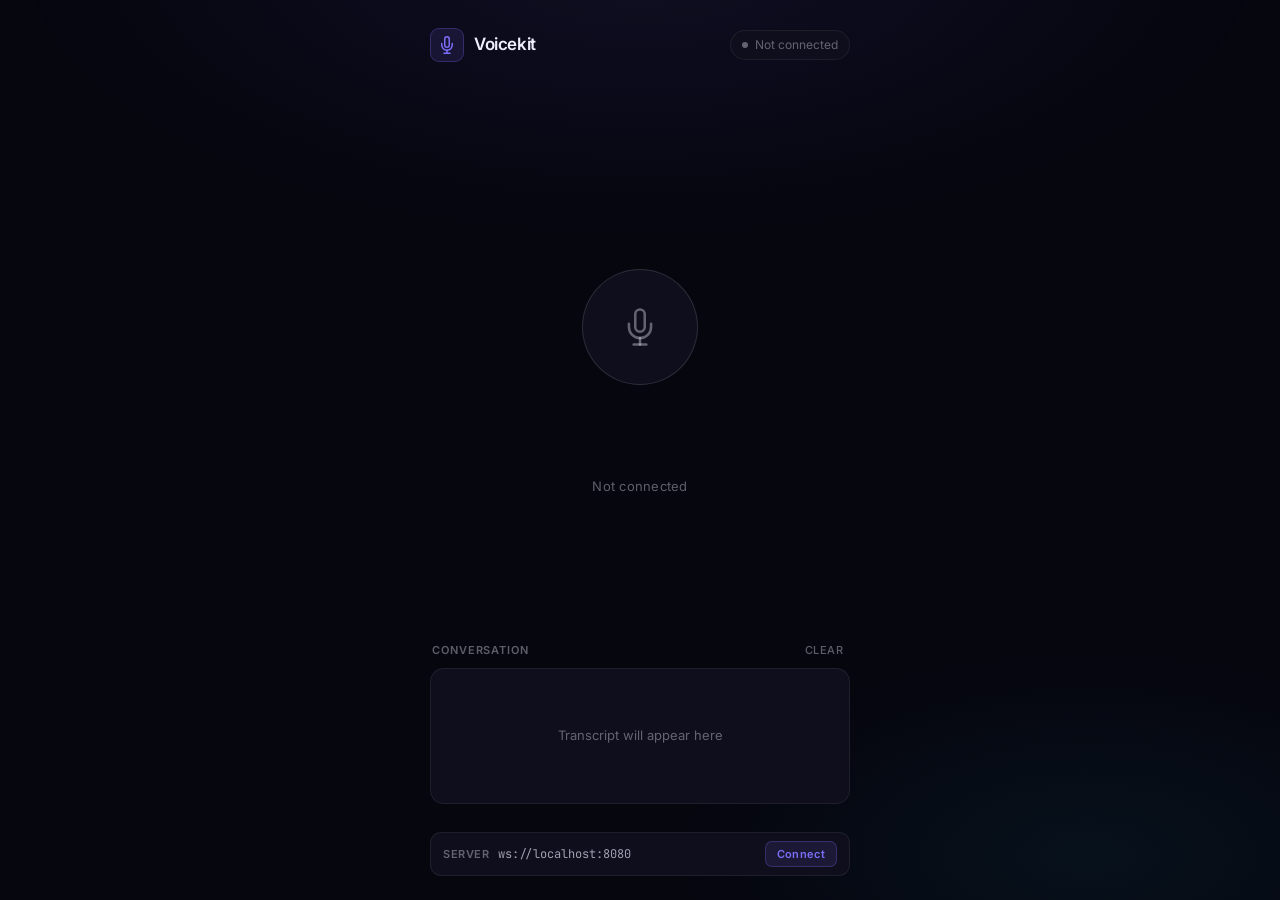
<file: ui-test/index.html>
<!DOCTYPE html>
<html lang="en">

<head>
    <meta charset="UTF-8">
    <meta name="viewport" content="width=device-width, initial-scale=1.0">
    <title>Voicekit</title>
    <link rel="preconnect" href="https://fonts.googleapis.com">
    <link rel="preconnect" href="https://fonts.gstatic.com" crossorigin>
    <link
        href="https://fonts.googleapis.com/css2?family=Inter:wght@400;500;600;700&family=JetBrains+Mono:wght@400;500&display=swap"
        rel="stylesheet">
    <link rel="stylesheet" href="style.css">
</head>

<body>
    <div class="app">

        <header class="header">
            <div class="logo">
                <div class="logo-mark">
                    <svg width="18" height="18" viewBox="0 0 24 24" fill="none" stroke="currentColor" stroke-width="2"
                        stroke-linecap="round" stroke-linejoin="round">
                        <path d="M12 1a3 3 0 0 0-3 3v8a3 3 0 0 0 6 0V4a3 3 0 0 0-3-3z" />
                        <path d="M19 10v2a7 7 0 0 1-14 0v-2" />
                        <line x1="12" y1="19" x2="12" y2="23" />
                        <line x1="8" y1="23" x2="16" y2="23" />
                    </svg>
                </div>
                <span>Voicekit</span>
            </div>
            <div class="status-badge" id="status-badge">
                <span class="status-dot" id="status-dot"></span>
                <span id="status-text">Disconnected</span>
            </div>
        </header>

        <main class="main">
            <div class="mic-wrap" id="mic-wrap">
                <canvas id="canvas" width="280" height="280"></canvas>
                <div class="ring ring-1"></div>
                <div class="ring ring-2"></div>
                <div class="ring ring-3"></div>
                <button class="mic-btn" id="mic-btn" disabled>
                    <svg id="mic-icon" width="38" height="38" viewBox="0 0 24 24" fill="none" stroke="currentColor"
                        stroke-width="1.6" stroke-linecap="round" stroke-linejoin="round">
                        <path d="M12 1a3 3 0 0 0-3 3v8a3 3 0 0 0 6 0V4a3 3 0 0 0-3-3z" />
                        <path d="M19 10v2a7 7 0 0 1-14 0v-2" />
                        <line x1="12" y1="19" x2="12" y2="23" />
                        <line x1="8" y1="23" x2="16" y2="23" />
                    </svg>
                    <svg id="stop-icon" class="hidden" width="38" height="38" viewBox="0 0 24 24" fill="currentColor">
                        <rect x="6" y="6" width="12" height="12" rx="2.5" />
                    </svg>
                    <div id="spinner" class="spinner hidden"></div>
                    <svg id="wave-icon" class="hidden" width="38" height="38" viewBox="0 0 24 24" fill="none"
                        stroke="currentColor" stroke-width="1.6" stroke-linecap="round">
                        <path d="M2 12h2M6 8v8M10 5v14M14 8v8M18 6v12M22 12h-2" />
                    </svg>
                </button>
            </div>

            <div class="state-label" id="state-label">Connecting...</div>
        </main>

        <section class="transcript-section">
            <div class="transcript-header">
                <span>Conversation</span>
                <button class="clear-btn" id="clear-btn">Clear</button>
            </div>
            <div class="transcript" id="transcript">
                <p class="transcript-empty">Transcript will appear here</p>
            </div>
        </section>

        <footer class="footer">
            <div class="server-row">
                <span class="server-label">Server</span>
                <input class="server-input" id="server-input" value="ws://localhost:8080" spellcheck="false"
                    autocomplete="off" />
                <button class="connect-btn" id="connect-btn">Connect</button>
            </div>
        </footer>

    </div>
    <script src="app.js"></script>
</body>

</html>
</file>
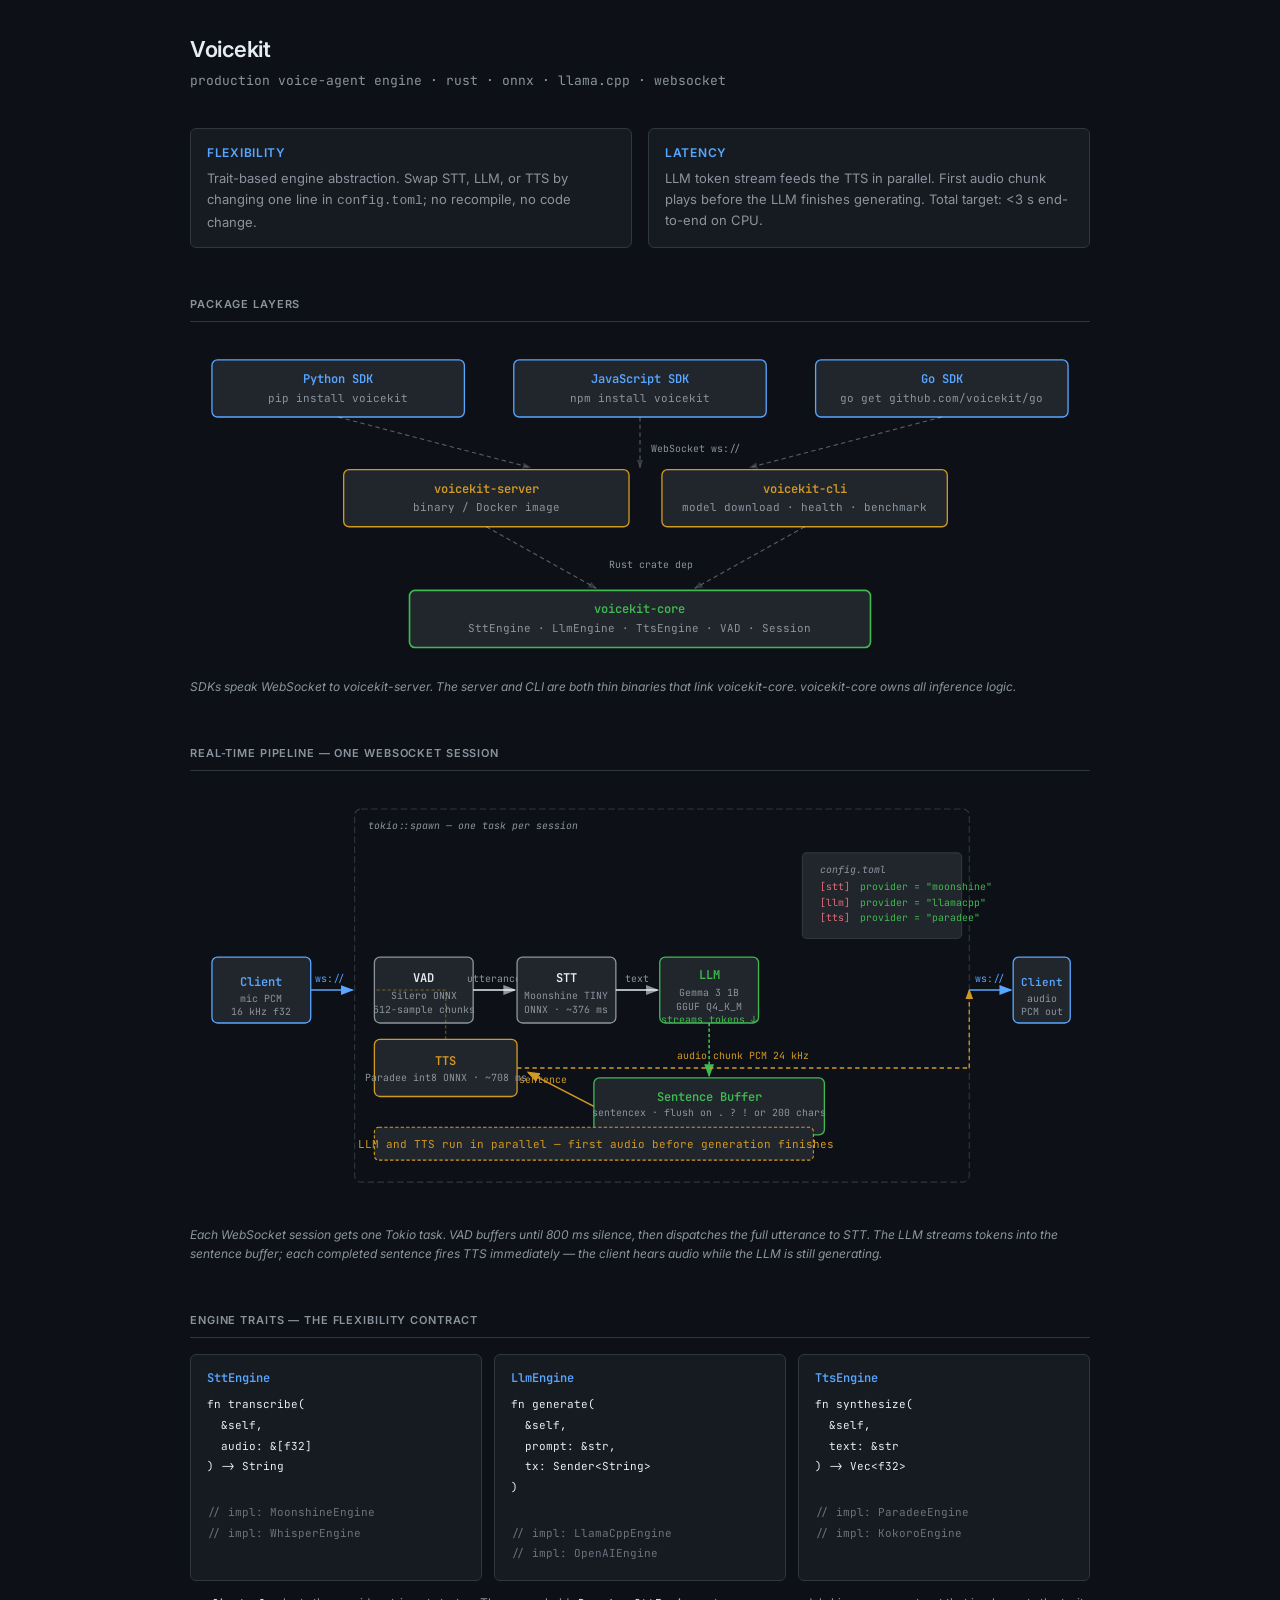
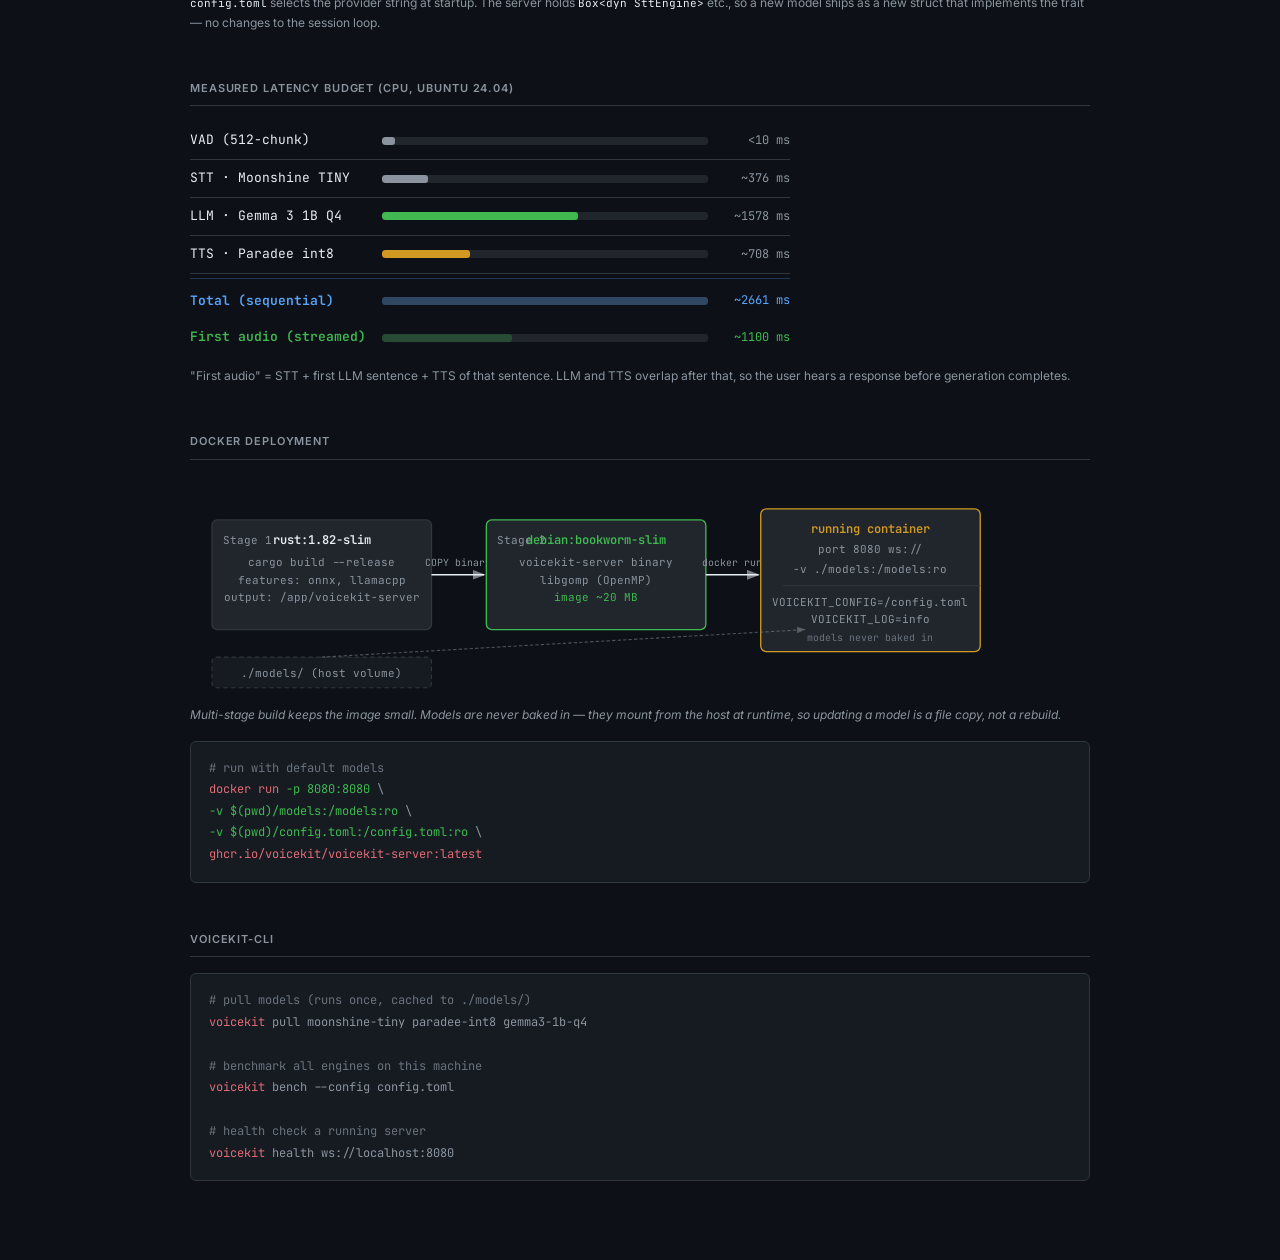
<file: Docs/Voicekit Architecture.html>
<!doctype html><html><head><meta charset=utf8><meta name=viewport content="width=device-width,initial-scale=1,viewport-fit=cover"><style>:root{color-scheme:light;box-sizing:border-box;padding-top:env(safe-area-inset-top,0px);padding-bottom:env(safe-area-inset-bottom,0px)}html{scroll-padding-top:env(safe-area-inset-top,0px)}body{margin:0;padding:0;font:14px -apple-system,BlinkMacSystemFont,sans-serif;background:#fff;color:#000}img{max-width:100%}[hidden]:not([hidden=until-found i]){display:none!important}</style></head><body>
<title>Voicekit Architecture</title>
<meta name="claude:viewport-fit-sides" content="cover">

<link rel="stylesheet" href="https://fonts.googleapis.com/css2?family=JetBrains+Mono:wght@400;600&family=Inter:wght@400;500;600&display=swap">

<style>
/* ── Layout: two-column reference page, diagram-first ── */
:root {
  --bg:        #0d1117;
  --surface:   #161b22;
  --border:    #30363d;
  --fg:        #e6edf3;
  --muted:     #8b949e;
  --accent:    #58a6ff;
  --accent2:   #3fb950;
  --accent3:   #d29922;
  --warn:      #f85149;
  --pill-bg:   #21262d;
  color-scheme: dark;
}
/* single deliberate dark theme — this is a technical reference, dark is correct */

*, *::before, *::after { box-sizing: border-box; }

body {
  margin: 0;
  background: var(--bg);
  color: var(--fg);
  font-family: 'Inter', system-ui, sans-serif;
  font-size: 14px;
  line-height: 1.6;
  padding-left: max(16px, env(safe-area-inset-left, 0px));
  padding-right: max(16px, env(safe-area-inset-right, 0px));
  padding-block: 32px;
}

h1 {
  font-size: 22px;
  font-weight: 600;
  letter-spacing: -.3px;
  margin: 0 0 4px;
  color: var(--fg);
}
.subtitle {
  font-size: 13px;
  color: var(--muted);
  margin: 0 0 36px;
  font-family: 'JetBrains Mono', monospace;
}
.badge {
  display: inline-block;
  font-size: 11px;
  font-family: 'JetBrains Mono', monospace;
  background: var(--pill-bg);
  border: 1px solid var(--border);
  border-radius: 4px;
  padding: 1px 6px;
  margin-left: 6px;
  vertical-align: middle;
  color: var(--muted);
}
.badge.rust  { color: #e06c75; border-color: #e06c7540; }
.badge.onnx  { color: var(--accent); border-color: #58a6ff40; }
.badge.llm   { color: var(--accent2); border-color: #3fb95040; }
.badge.ws    { color: var(--accent3); border-color: #d2992240; }

section {
  max-width: 900px;
  margin: 0 auto 48px;
}
section h2 {
  font-size: 11px;
  font-weight: 600;
  letter-spacing: .08em;
  text-transform: uppercase;
  color: var(--muted);
  margin: 0 0 16px;
  padding-bottom: 8px;
  border-bottom: 1px solid var(--border);
}

figure {
  margin: 0 0 8px;
  overflow-x: auto;
}
figcaption {
  font-size: 12px;
  color: var(--muted);
  margin-top: 10px;
  font-style: italic;
}

svg text {
  font-family: 'JetBrains Mono', monospace;
}

/* trait table */
.trait-grid {
  display: grid;
  grid-template-columns: repeat(3, 1fr);
  gap: 12px;
}
@media (max-width: 600px) {
  .trait-grid { grid-template-columns: 1fr; }
}
.trait-card {
  background: var(--surface);
  border: 1px solid var(--border);
  border-radius: 6px;
  padding: 14px 16px;
}
.trait-card .trait-name {
  font-family: 'JetBrains Mono', monospace;
  font-size: 12px;
  font-weight: 600;
  color: var(--accent);
  margin-bottom: 8px;
}
.trait-card .method {
  font-family: 'JetBrains Mono', monospace;
  font-size: 11px;
  color: var(--muted);
  margin: 3px 0;
}
.trait-card .method span { color: var(--fg); }

/* latency table */
.latency-row {
  display: flex;
  align-items: center;
  gap: 12px;
  padding: 8px 0;
  border-bottom: 1px solid var(--border);
  font-size: 13px;
}
.latency-row:last-child { border-bottom: none; }
.latency-stage {
  font-family: 'JetBrains Mono', monospace;
  width: 180px;
  flex-shrink: 0;
  color: var(--fg);
}
.latency-bar-wrap {
  flex: 1;
  background: var(--pill-bg);
  border-radius: 3px;
  height: 8px;
  min-width: 0;
  overflow: hidden;
}
.latency-bar { height: 100%; border-radius: 3px; }
.latency-ms {
  font-family: 'JetBrains Mono', monospace;
  font-size: 12px;
  color: var(--muted);
  width: 70px;
  text-align: right;
  flex-shrink: 0;
}

/* docker table */
.docker-line {
  font-family: 'JetBrains Mono', monospace;
  font-size: 12px;
  line-height: 1.8;
  color: var(--muted);
}
.docker-line .k { color: #e06c75; }
.docker-line .v { color: var(--accent2); }
.docker-line .c { color: #6a737d; }
.code-block {
  background: var(--surface);
  border: 1px solid var(--border);
  border-radius: 6px;
  padding: 16px 18px;
}

/* value pills */
.value-pair {
  display: flex;
  gap: 16px;
  margin-top: 12px;
}
@media (max-width: 500px) { .value-pair { flex-direction: column; } }
.value-card {
  flex: 1;
  background: var(--surface);
  border: 1px solid var(--border);
  border-radius: 6px;
  padding: 14px 16px;
}
.value-card .vname {
  font-size: 12px;
  font-weight: 600;
  letter-spacing: .06em;
  text-transform: uppercase;
  color: var(--accent);
  margin-bottom: 6px;
}
.value-card p { margin: 0; font-size: 13px; color: var(--muted); }
</style>

<!-- ═══════════════════════════════════════════════════════ -->
<!--  HEADER                                                 -->
<!-- ═══════════════════════════════════════════════════════ -->
<section>
  <h1>Voicekit</h1>
  <p class="subtitle">production voice-agent engine · rust · onnx · llama.cpp · websocket</p>

  <div class="value-pair">
    <div class="value-card">
      <div class="vname">Flexibility</div>
      <p>Trait-based engine abstraction. Swap STT, LLM, or TTS by changing one line in <code>config.toml</code>; no recompile, no code change.</p>
    </div>
    <div class="value-card">
      <div class="vname">Latency</div>
      <p>LLM token stream feeds the TTS in parallel. First audio chunk plays before the LLM finishes generating. Total target: &lt;3 s end-to-end on CPU.</p>
    </div>
  </div>
</section>

<!-- ═══════════════════════════════════════════════════════ -->
<!--  DIAGRAM 1: LAYER STACK                                 -->
<!-- ═══════════════════════════════════════════════════════ -->
<section>
  <h2>Package Layers</h2>
  <figure>
    <svg viewBox="0 0 820 300" role="img" aria-label="Four-layer package diagram: Python/JS/Go SDKs on top, voicekit-server and voicekit-cli in the middle, voicekit-core at the bottom"
         style="max-width:100%;height:auto;display:block;">
      <defs>
        <marker id="arr" markerWidth="8" markerHeight="8" refX="7" refY="3" orient="auto">
          <polygon points="0,0 8,3 0,6" fill="currentColor" opacity=".5"/>
        </marker>
      </defs>

      <!-- SDK row -->
      <rect x="20"  y="20" width="230" height="52" rx="5" fill="#21262d" stroke="#58a6ff" stroke-width="1.2"/>
      <text x="135" y="41"  text-anchor="middle" font-size="11" fill="#58a6ff" font-weight="600">Python SDK</text>
      <text x="135" y="58"  text-anchor="middle" font-size="10" fill="#8b949e">pip install voicekit</text>

      <rect x="295" y="20" width="230" height="52" rx="5" fill="#21262d" stroke="#58a6ff" stroke-width="1.2"/>
      <text x="410" y="41"  text-anchor="middle" font-size="11" fill="#58a6ff" font-weight="600">JavaScript SDK</text>
      <text x="410" y="58"  text-anchor="middle" font-size="10" fill="#8b949e">npm install voicekit</text>

      <rect x="570" y="20" width="230" height="52" rx="5" fill="#21262d" stroke="#58a6ff" stroke-width="1.2"/>
      <text x="685" y="41"  text-anchor="middle" font-size="11" fill="#58a6ff" font-weight="600">Go SDK</text>
      <text x="685" y="58"  text-anchor="middle" font-size="10" fill="#8b949e">go get github.com/voicekit/go</text>

      <!-- arrows SDK → server -->
      <line x1="135" y1="72" x2="310" y2="118" stroke="currentColor" stroke-width="1" stroke-dasharray="4,3" opacity=".35" marker-end="url(#arr)"/>
      <line x1="410" y1="72" x2="410" y2="118" stroke="currentColor" stroke-width="1" stroke-dasharray="4,3" opacity=".35" marker-end="url(#arr)"/>
      <line x1="685" y1="72" x2="510" y2="118" stroke="currentColor" stroke-width="1" stroke-dasharray="4,3" opacity=".35" marker-end="url(#arr)"/>
      <text x="420" y="104" font-size="9" fill="#8b949e">WebSocket ws://</text>

      <!-- server + cli row -->
      <rect x="140" y="120" width="260" height="52" rx="5" fill="#21262d" stroke="#d29922" stroke-width="1.2"/>
      <text x="270" y="141"  text-anchor="middle" font-size="11" fill="#d29922" font-weight="600">voicekit-server</text>
      <text x="270" y="158"  text-anchor="middle" font-size="10" fill="#8b949e">binary / Docker image</text>

      <rect x="430" y="120" width="260" height="52" rx="5" fill="#21262d" stroke="#d29922" stroke-width="1.2"/>
      <text x="560" y="141"  text-anchor="middle" font-size="11" fill="#d29922" font-weight="600">voicekit-cli</text>
      <text x="560" y="158"  text-anchor="middle" font-size="10" fill="#8b949e">model download · health · benchmark</text>

      <!-- arrows server+cli → core -->
      <line x1="270" y1="172" x2="370" y2="228" stroke="currentColor" stroke-width="1" stroke-dasharray="4,3" opacity=".35" marker-end="url(#arr)"/>
      <line x1="560" y1="172" x2="460" y2="228" stroke="currentColor" stroke-width="1" stroke-dasharray="4,3" opacity=".35" marker-end="url(#arr)"/>
      <text x="420" y="210" text-anchor="middle" font-size="9" fill="#8b949e">Rust crate dep</text>

      <!-- core -->
      <rect x="200" y="230" width="420" height="52" rx="5" fill="#21262d" stroke="#3fb950" stroke-width="1.5"/>
      <text x="410" y="251"  text-anchor="middle" font-size="11" fill="#3fb950" font-weight="600">voicekit-core</text>
      <text x="410" y="268"  text-anchor="middle" font-size="10" fill="#8b949e">SttEngine · LlmEngine · TtsEngine · VAD · Session</text>
    </svg>
    <figcaption>SDKs speak WebSocket to voicekit-server. The server and CLI are both thin binaries that link voicekit-core. voicekit-core owns all inference logic.</figcaption>
  </figure>
</section>

<!-- ═══════════════════════════════════════════════════════ -->
<!--  DIAGRAM 2: REAL-TIME PIPELINE                          -->
<!-- ═══════════════════════════════════════════════════════ -->
<section>
  <h2>Real-Time Pipeline — one WebSocket session</h2>
  <figure>
    <svg viewBox="0 0 820 390" role="img" aria-label="Real-time pipeline: audio PCM arrives over WebSocket, passes through VAD, then STT, then streaming LLM, then sentence buffer, then TTS, then audio back over WebSocket"
         style="max-width:100%;height:auto;display:block;">
      <defs>
        <marker id="arr2" markerWidth="8" markerHeight="8" refX="7" refY="3" orient="auto">
          <polygon points="0,0 8,3 0,6" fill="currentColor" opacity=".6"/>
        </marker>
        <marker id="arr-green" markerWidth="8" markerHeight="8" refX="7" refY="3" orient="auto">
          <polygon points="0,0 8,3 0,6" fill="#3fb950"/>
        </marker>
        <marker id="arr-blue" markerWidth="8" markerHeight="8" refX="7" refY="3" orient="auto">
          <polygon points="0,0 8,3 0,6" fill="#58a6ff"/>
        </marker>
        <marker id="arr-gold" markerWidth="8" markerHeight="8" refX="7" refY="3" orient="auto">
          <polygon points="0,0 8,3 0,6" fill="#d29922"/>
        </marker>
      </defs>

      <!-- CLIENT box -->
      <rect x="20" y="155" width="90" height="60" rx="5" fill="#21262d" stroke="#58a6ff" stroke-width="1.2"/>
      <text x="65" y="181" text-anchor="middle" font-size="11" fill="#58a6ff" font-weight="600">Client</text>
      <text x="65" y="196" text-anchor="middle" font-size="9" fill="#8b949e">mic PCM</text>
      <text x="65" y="208" text-anchor="middle" font-size="9" fill="#8b949e">16 kHz f32</text>

      <!-- WS IN arrow -->
      <line x1="110" y1="185" x2="148" y2="185" stroke="#58a6ff" stroke-width="1.5" marker-end="url(#arr-blue)"/>
      <text x="128" y="178" text-anchor="middle" font-size="9" fill="#58a6ff">ws://</text>

      <!-- TOKIO SESSION box (tall, wraps pipeline) -->
      <rect x="150" y="20" width="560" height="340" rx="6" fill="none" stroke="#30363d" stroke-width="1" stroke-dasharray="6,3"/>
      <text x="162" y="38" font-size="9" fill="#8b949e" font-style="italic">tokio::spawn — one task per session</text>

      <!-- VAD -->
      <rect x="168" y="155" width="90" height="60" rx="5" fill="#21262d" stroke="#8b949e" stroke-width="1.2"/>
      <text x="213" y="178" text-anchor="middle" font-size="11" fill="#e6edf3" font-weight="600">VAD</text>
      <text x="213" y="193" text-anchor="middle" font-size="9" fill="#8b949e">Silero ONNX</text>
      <text x="213" y="206" text-anchor="middle" font-size="9" fill="#8b949e">512-sample chunks</text>

      <!-- VAD→STT -->
      <line x1="258" y1="185" x2="296" y2="185" stroke="currentColor" stroke-width="1.5" marker-end="url(#arr2)"/>
      <text x="277" y="178" text-anchor="middle" font-size="9" fill="#8b949e">utterance</text>

      <!-- STT -->
      <rect x="298" y="155" width="90" height="60" rx="5" fill="#21262d" stroke="#8b949e" stroke-width="1.2"/>
      <text x="343" y="178" text-anchor="middle" font-size="11" fill="#e6edf3" font-weight="600">STT</text>
      <text x="343" y="193" text-anchor="middle" font-size="9" fill="#8b949e">Moonshine TINY</text>
      <text x="343" y="206" text-anchor="middle" font-size="9" fill="#8b949e">ONNX · ~376 ms</text>

      <!-- STT→LLM -->
      <line x1="388" y1="185" x2="426" y2="185" stroke="currentColor" stroke-width="1.5" marker-end="url(#arr2)"/>
      <text x="407" y="178" text-anchor="middle" font-size="9" fill="#8b949e">text</text>

      <!-- LLM -->
      <rect x="428" y="155" width="90" height="60" rx="5" fill="#21262d" stroke="#3fb950" stroke-width="1.2"/>
      <text x="473" y="175" text-anchor="middle" font-size="11" fill="#3fb950" font-weight="600">LLM</text>
      <text x="473" y="190" text-anchor="middle" font-size="9" fill="#8b949e">Gemma 3 1B</text>
      <text x="473" y="203" text-anchor="middle" font-size="9" fill="#8b949e">GGUF Q4_K_M</text>
      <text x="473" y="215" text-anchor="middle" font-size="9" fill="#3fb950">streams tokens ↓</text>

      <!-- LLM streaming tokens → Sentence Buffer (downward) -->
      <line x1="473" y1="215" x2="473" y2="263" stroke="#3fb950" stroke-width="1.5" stroke-dasharray="3,2" marker-end="url(#arr-green)"/>

      <!-- Sentence Buffer -->
      <rect x="368" y="265" width="210" height="52" rx="5" fill="#21262d" stroke="#3fb950" stroke-width="1.2"/>
      <text x="473" y="286" text-anchor="middle" font-size="11" fill="#3fb950" font-weight="600">Sentence Buffer</text>
      <text x="473" y="300" text-anchor="middle" font-size="9" fill="#8b949e">sentencex · flush on . ? ! or 200 chars</text>

      <!-- SentenceBuf → TTS (leftward, upward) -->
      <line x1="368" y1="291" x2="308" y2="260" stroke="#d29922" stroke-width="1.5" marker-end="url(#arr-gold)"/>
      <text x="322" y="270" text-anchor="middle" font-size="9" fill="#d29922">sentence</text>

      <!-- TTS -->
      <rect x="168" y="230" width="130" height="52" rx="5" fill="#21262d" stroke="#d29922" stroke-width="1.2"/>
      <text x="233" y="253" text-anchor="middle" font-size="11" fill="#d29922" font-weight="600">TTS</text>
      <text x="233" y="268" text-anchor="middle" font-size="9" fill="#8b949e">Paradee int8 ONNX · ~708 ms</text>

      <!-- OVERLAP annotation -->
      <rect x="168" y="310" width="400" height="30" rx="4" fill="#21262d" stroke="#d29922" stroke-width="1" stroke-dasharray="3,2"/>
      <text x="370" y="329" text-anchor="middle" font-size="10" fill="#d29922">LLM and TTS run in parallel — first audio before generation finishes</text>

      <!-- TTS → WS OUT (upward back to top-right area) -->
      <line x1="233" y1="230" x2="233" y2="185" stroke="#d29922" stroke-width="1" stroke-dasharray="3,2" opacity=".5"/>
      <line x1="233" y1="185" x2="168" y2="185" stroke="#d29922" stroke-width="1" stroke-dasharray="3,2" opacity=".5"/>

      <!-- WS OUT -->
      <line x1="710" y1="185" x2="748" y2="185" stroke="#58a6ff" stroke-width="1.5" marker-end="url(#arr-blue)"/>
      <text x="729" y="178" text-anchor="middle" font-size="9" fill="#58a6ff">ws://</text>

      <!-- CLIENT OUT box -->
      <rect x="750" y="155" width="52" height="60" rx="5" fill="#21262d" stroke="#58a6ff" stroke-width="1.2"/>
      <text x="776" y="181" text-anchor="middle" font-size="10" fill="#58a6ff" font-weight="600">Client</text>
      <text x="776" y="196" text-anchor="middle" font-size="9" fill="#8b949e">audio</text>
      <text x="776" y="208" text-anchor="middle" font-size="9" fill="#8b949e">PCM out</text>

      <!-- draw TTS audio out path: TTS box right edge → right of session box → WS OUT -->
      <line x1="298" y1="256" x2="710" y2="256" stroke="#d29922" stroke-width="1.2" stroke-dasharray="4,3"/>
      <line x1="710" y1="256" x2="710" y2="185" stroke="#d29922" stroke-width="1.2" stroke-dasharray="4,3" marker-end="url(#arr-gold)"/>
      <text x="504" y="248" text-anchor="middle" font-size="9" fill="#d29922">audio chunk PCM 24 kHz</text>

      <!-- config.toml annotation -->
      <rect x="558" y="60" width="145" height="78" rx="4" fill="#21262d" stroke="#30363d" stroke-width="1"/>
      <text x="574" y="78" font-size="9" fill="#8b949e" font-style="italic">config.toml</text>
      <text x="574" y="94"  font-size="9" fill="#e06c75">[stt]  </text><text x="610" y="94"  font-size="9" fill="#3fb950">provider = "moonshine"</text>
      <text x="574" y="108" font-size="9" fill="#e06c75">[llm]  </text><text x="610" y="108" font-size="9" fill="#3fb950">provider = "llamacpp"</text>
      <text x="574" y="122" font-size="9" fill="#e06c75">[tts]  </text><text x="610" y="122" font-size="9" fill="#3fb950">provider = "paradee"</text>
    </svg>
    <figcaption>Each WebSocket session gets one Tokio task. VAD buffers until 800 ms silence, then dispatches the full utterance to STT. The LLM streams tokens into the sentence buffer; each completed sentence fires TTS immediately — the client hears audio while the LLM is still generating.</figcaption>
  </figure>
</section>

<!-- ═══════════════════════════════════════════════════════ -->
<!--  TRAIT SYSTEM                                           -->
<!-- ═══════════════════════════════════════════════════════ -->
<section>
  <h2>Engine Traits — the flexibility contract</h2>
  <div class="trait-grid">
    <div class="trait-card">
      <div class="trait-name">SttEngine</div>
      <div class="method"><span>fn transcribe(</span></div>
      <div class="method" style="padding-left:14px"><span>&amp;self,</span></div>
      <div class="method" style="padding-left:14px"><span>audio: &amp;[f32]</span></div>
      <div class="method"><span>) -&gt; String</span></div>
      <br>
      <div class="method" style="color:#6a737d">// impl: MoonshineEngine</div>
      <div class="method" style="color:#6a737d">// impl: WhisperEngine</div>
    </div>
    <div class="trait-card">
      <div class="trait-name">LlmEngine</div>
      <div class="method"><span>fn generate(</span></div>
      <div class="method" style="padding-left:14px"><span>&amp;self,</span></div>
      <div class="method" style="padding-left:14px"><span>prompt: &amp;str,</span></div>
      <div class="method" style="padding-left:14px"><span>tx: Sender&lt;String&gt;</span></div>
      <div class="method"><span>)</span></div>
      <br>
      <div class="method" style="color:#6a737d">// impl: LlamaCppEngine</div>
      <div class="method" style="color:#6a737d">// impl: OpenAIEngine</div>
    </div>
    <div class="trait-card">
      <div class="trait-name">TtsEngine</div>
      <div class="method"><span>fn synthesize(</span></div>
      <div class="method" style="padding-left:14px"><span>&amp;self,</span></div>
      <div class="method" style="padding-left:14px"><span>text: &amp;str</span></div>
      <div class="method"><span>) -&gt; Vec&lt;f32&gt;</span></div>
      <br>
      <div class="method" style="color:#6a737d">// impl: ParadeeEngine</div>
      <div class="method" style="color:#6a737d">// impl: KokoroEngine</div>
    </div>
  </div>
  <p style="font-size:12px;color:#8b949e;margin-top:12px;">
    <code style="font-family:'JetBrains Mono',monospace;font-size:11px;color:#e6edf3;">config.toml</code> selects the provider string at startup. The server holds
    <code style="font-family:'JetBrains Mono',monospace;font-size:11px;color:#e6edf3;">Box&lt;dyn SttEngine&gt;</code> etc., so a new model ships as a new struct that
    implements the trait — no changes to the session loop.
  </p>
</section>

<!-- ═══════════════════════════════════════════════════════ -->
<!--  LATENCY BUDGET                                         -->
<!-- ═══════════════════════════════════════════════════════ -->
<section>
  <h2>Measured Latency Budget (CPU, Ubuntu 24.04)</h2>

  <div style="max-width:600px;">
    <div class="latency-row">
      <div class="latency-stage">VAD (512-chunk)</div>
      <div class="latency-bar-wrap"><div class="latency-bar" style="width:4%;background:#8b949e;"></div></div>
      <div class="latency-ms">&lt;10 ms</div>
    </div>
    <div class="latency-row">
      <div class="latency-stage">STT · Moonshine TINY</div>
      <div class="latency-bar-wrap"><div class="latency-bar" style="width:14%;background:#8b949e;"></div></div>
      <div class="latency-ms">~376 ms</div>
    </div>
    <div class="latency-row">
      <div class="latency-stage">LLM · Gemma 3 1B Q4</div>
      <div class="latency-bar-wrap"><div class="latency-bar" style="width:60%;background:#3fb950;"></div></div>
      <div class="latency-ms">~1578 ms</div>
    </div>
    <div class="latency-row">
      <div class="latency-stage">TTS · Paradee int8</div>
      <div class="latency-bar-wrap"><div class="latency-bar" style="width:27%;background:#d29922;"></div></div>
      <div class="latency-ms">~708 ms</div>
    </div>
    <div class="latency-row" style="border-top:1px solid #58a6ff40;border-bottom:none;padding-top:12px;margin-top:4px;">
      <div class="latency-stage" style="color:#58a6ff;font-weight:600;">Total (sequential)</div>
      <div class="latency-bar-wrap"><div class="latency-bar" style="width:100%;background:#58a6ff40;"></div></div>
      <div class="latency-ms" style="color:#58a6ff;">~2661 ms</div>
    </div>
    <div class="latency-row" style="border-bottom:none;">
      <div class="latency-stage" style="color:#3fb950;font-weight:600;">First audio (streamed)</div>
      <div class="latency-bar-wrap"><div class="latency-bar" style="width:40%;background:#3fb95040;"></div></div>
      <div class="latency-ms" style="color:#3fb950;">~1100 ms</div>
    </div>
  </div>
  <p style="font-size:12px;color:#8b949e;margin-top:10px;">
    "First audio" = STT + first LLM sentence + TTS of that sentence. LLM and TTS overlap after that, so the user hears a response before generation completes.
  </p>
</section>

<!-- ═══════════════════════════════════════════════════════ -->
<!--  DOCKER DEPLOY                                          -->
<!-- ═══════════════════════════════════════════════════════ -->
<section>
  <h2>Docker Deployment</h2>
  <figure>
    <svg viewBox="0 0 820 200" role="img" aria-label="Docker deployment: multi-stage build produces a 15-30MB binary image; models live in a separate volume mounted at runtime"
         style="max-width:100%;height:auto;display:block;">
      <defs>
        <marker id="arr3" markerWidth="8" markerHeight="8" refX="7" refY="3" orient="auto">
          <polygon points="0,0 8,3 0,6" fill="currentColor" opacity=".5"/>
        </marker>
      </defs>

      <!-- Stage 1: builder -->
      <rect x="20" y="40" width="200" height="100" rx="5" fill="#21262d" stroke="#30363d" stroke-width="1.2"/>
      <text x="30" y="62" font-size="10" fill="#8b949e">Stage 1</text>
      <text x="120" y="62" text-anchor="middle" font-size="11" fill="#e6edf3" font-weight="600">rust:1.82-slim</text>
      <text x="120" y="82" text-anchor="middle" font-size="10" fill="#8b949e">cargo build --release</text>
      <text x="120" y="98" text-anchor="middle" font-size="10" fill="#8b949e">features: onnx, llamacpp</text>
      <text x="120" y="114" text-anchor="middle" font-size="10" fill="#8b949e">output: /app/voicekit-server</text>

      <!-- arrow builder → runtime -->
      <line x1="220" y1="90" x2="268" y2="90" stroke="currentColor" stroke-width="1.5" marker-end="url(#arr3)"/>
      <text x="244" y="82" text-anchor="middle" font-size="9" fill="#8b949e">COPY binary</text>

      <!-- Stage 2: runtime -->
      <rect x="270" y="40" width="200" height="100" rx="5" fill="#21262d" stroke="#3fb950" stroke-width="1.2"/>
      <text x="280" y="62" font-size="10" fill="#8b949e">Stage 2</text>
      <text x="370" y="62" text-anchor="middle" font-size="11" fill="#3fb950" font-weight="600">debian:bookworm-slim</text>
      <text x="370" y="82" text-anchor="middle" font-size="10" fill="#8b949e">voicekit-server binary</text>
      <text x="370" y="98" text-anchor="middle" font-size="10" fill="#8b949e">libgomp (OpenMP)</text>
      <text x="370" y="114" text-anchor="middle" font-size="10" fill="#3fb950">image ~20 MB</text>

      <!-- arrow runtime → running container -->
      <line x1="470" y1="90" x2="518" y2="90" stroke="currentColor" stroke-width="1.5" marker-end="url(#arr3)"/>
      <text x="494" y="82" text-anchor="middle" font-size="9" fill="#8b949e">docker run</text>

      <!-- Running container -->
      <rect x="520" y="30" width="200" height="130" rx="5" fill="#21262d" stroke="#d29922" stroke-width="1.2"/>
      <text x="620" y="52" text-anchor="middle" font-size="11" fill="#d29922" font-weight="600">running container</text>
      <text x="620" y="70" text-anchor="middle" font-size="10" fill="#8b949e">port 8080 ws://</text>
      <text x="620" y="88" text-anchor="middle" font-size="10" fill="#8b949e">-v ./models:/models:ro</text>
      <line x1="540" y1="100" x2="720" y2="100" stroke="#30363d" stroke-width="1"/>
      <text x="620" y="118" text-anchor="middle" font-size="10" fill="#8b949e">VOICEKIT_CONFIG=/config.toml</text>
      <text x="620" y="134" text-anchor="middle" font-size="10" fill="#8b949e">VOICEKIT_LOG=info</text>
      <text x="620" y="150" text-anchor="middle" font-size="9" fill="#6a737d">models never baked in</text>

      <!-- Models volume -->
      <rect x="20" y="165" width="200" height="28" rx="4" fill="#161b22" stroke="#30363d" stroke-width="1" stroke-dasharray="4,3"/>
      <text x="120" y="183" text-anchor="middle" font-size="10" fill="#8b949e">./models/ (host volume)</text>
      <!-- volume mount arrow -->
      <line x1="120" y1="165" x2="560" y2="140" stroke="#8b949e" stroke-width="1" stroke-dasharray="3,2" marker-end="url(#arr3)" opacity=".5"/>
    </svg>
    <figcaption>Multi-stage build keeps the image small. Models are never baked in — they mount from the host at runtime, so updating a model is a file copy, not a rebuild.</figcaption>
  </figure>

  <div class="code-block" style="margin-top:16px;">
    <div class="docker-line"><span class="c"># run with default models</span></div>
    <div class="docker-line"><span class="k">docker run</span> <span class="v">-p 8080:8080</span> \</div>
    <div class="docker-line">  <span class="v">-v $(pwd)/models:/models:ro</span> \</div>
    <div class="docker-line">  <span class="v">-v $(pwd)/config.toml:/config.toml:ro</span> \</div>
    <div class="docker-line">  <span class="k">ghcr.io/voicekit/voicekit-server:latest</span></div>
  </div>
</section>

<!-- ═══════════════════════════════════════════════════════ -->
<!--  CLI USAGE                                              -->
<!-- ═══════════════════════════════════════════════════════ -->
<section>
  <h2>voicekit-cli</h2>
  <div class="code-block">
    <div class="docker-line"><span class="c"># pull models (runs once, cached to ./models/)</span></div>
    <div class="docker-line"><span class="k">voicekit</span> pull moonshine-tiny paradee-int8 gemma3-1b-q4</div>
    <br>
    <div class="docker-line"><span class="c"># benchmark all engines on this machine</span></div>
    <div class="docker-line"><span class="k">voicekit</span> bench --config config.toml</div>
    <br>
    <div class="docker-line"><span class="c"># health check a running server</span></div>
    <div class="docker-line"><span class="k">voicekit</span> health ws://localhost:8080</div>
  </div>
</section>

</body></html>
</file>
<file: ui-test/style.css>
*,
*::before,
*::after {
    box-sizing: border-box;
    margin: 0;
    padding: 0;
}

:root {
    --bg: #06060f;
    --surface: #0e0e1c;
    --surface-hi: #15152a;
    --border: rgba(255, 255, 255, 0.07);
    --border-hi: rgba(255, 255, 255, 0.13);
    --accent: #7b6ef6;
    --accent-soft: rgba(123, 110, 246, 0.12);
    --accent-glow: rgba(123, 110, 246, 0.5);
    --cyan: #22d3ee;
    --cyan-soft: rgba(34, 211, 238, 0.11);
    --cyan-glow: rgba(34, 211, 238, 0.42);
    --red: #f43f5e;
    --text: #eeeeff;
    --text-mid: rgba(238, 238, 255, 0.65);
    --text-dim: rgba(238, 238, 255, 0.38);
    --ease: cubic-bezier(0.4, 0, 0.2, 1);
    --t: 0.22s;
    --radius: 14px;
}

html,
body {
    height: 100%;
}

body {
    background: var(--bg);
    color: var(--text);
    font-family: 'Inter', system-ui, -apple-system, BlinkMacSystemFont, sans-serif;
    font-size: 14px;
    line-height: 1.5;
    display: flex;
    justify-content: center;
    -webkit-font-smoothing: antialiased;
    -moz-osx-font-smoothing: grayscale;
}

body::before {
    content: '';
    position: fixed;
    inset: 0;
    background:
        radial-gradient(ellipse 70% 45% at 50% -5%, rgba(123, 110, 246, 0.09) 0%, transparent 70%),
        radial-gradient(ellipse 50% 35% at 85% 95%, rgba(34, 211, 238, 0.06) 0%, transparent 65%);
    pointer-events: none;
    z-index: 0;
}

.app {
    position: relative;
    z-index: 1;
    width: 100%;
    max-width: 460px;
    min-height: 100vh;
    display: flex;
    flex-direction: column;
    padding: 28px 20px 24px;
    gap: 28px;
}


/* Header */

.header {
    display: flex;
    align-items: center;
    justify-content: space-between;
    flex-shrink: 0;
}

.logo {
    display: flex;
    align-items: center;
    gap: 10px;
    font-size: 17px;
    font-weight: 600;
    letter-spacing: -0.4px;
}

.logo-mark {
    width: 34px;
    height: 34px;
    border-radius: 9px;
    background: var(--accent-soft);
    border: 1px solid rgba(123, 110, 246, 0.28);
    display: flex;
    align-items: center;
    justify-content: center;
    color: var(--accent);
    flex-shrink: 0;
}

.status-badge {
    display: flex;
    align-items: center;
    gap: 7px;
    padding: 5px 11px;
    border-radius: 999px;
    background: var(--surface);
    border: 1px solid var(--border);
    font-size: 12px;
    color: var(--text-dim);
    transition: border-color var(--t) var(--ease), color var(--t) var(--ease);
    user-select: none;
}

.status-dot {
    width: 6px;
    height: 6px;
    border-radius: 50%;
    background: var(--text-dim);
    flex-shrink: 0;
    transition: background var(--t) var(--ease), box-shadow var(--t) var(--ease);
}

.status-badge.connected .status-dot {
    background: var(--cyan);
    box-shadow: 0 0 7px var(--cyan-glow);
}

.status-badge.connected {
    color: var(--text-mid);
    border-color: rgba(34, 211, 238, 0.2);
}

.status-badge.recording .status-dot {
    background: var(--accent);
    box-shadow: 0 0 7px var(--accent-glow);
    animation: dot-blink 1s ease-in-out infinite;
}

.status-badge.recording {
    color: var(--text-mid);
    border-color: rgba(123, 110, 246, 0.28);
}

.status-badge.error .status-dot {
    background: var(--red);
}

.status-badge.error {
    color: var(--red);
    border-color: rgba(244, 63, 94, 0.3);
}

@keyframes dot-blink {

    0%,
    100% {
        opacity: 1;
    }

    50% {
        opacity: 0.35;
    }
}


/* Main */

.main {
    flex: 1;
    display: flex;
    flex-direction: column;
    align-items: center;
    justify-content: center;
    gap: 30px;
}

.mic-wrap {
    position: relative;
    width: 240px;
    height: 240px;
    display: flex;
    align-items: center;
    justify-content: center;
}

#canvas {
    position: absolute;
    inset: 0;
    width: 100%;
    height: 100%;
    pointer-events: none;
    opacity: 0;
    transition: opacity 0.3s var(--ease);
}

.mic-wrap.recording #canvas {
    opacity: 1;
}

/* Pulse rings */
.ring {
    position: absolute;
    border-radius: 50%;
    border: 1px solid var(--accent);
    pointer-events: none;
    opacity: 0;
    transition: opacity 0.3s;
}

.ring-1 {
    width: 150px;
    height: 150px;
}

.ring-2 {
    width: 188px;
    height: 188px;
}

.ring-3 {
    width: 226px;
    height: 226px;
}

.mic-wrap.recording .ring-1 {
    animation: ring-pulse 2.4s ease-out infinite 0.0s;
}

.mic-wrap.recording .ring-2 {
    animation: ring-pulse 2.4s ease-out infinite 0.5s;
}

.mic-wrap.recording .ring-3 {
    animation: ring-pulse 2.4s ease-out infinite 1.0s;
}

@keyframes ring-pulse {
    0% {
        opacity: 0.55;
        transform: scale(0.95);
    }

    100% {
        opacity: 0;
        transform: scale(1.07);
    }
}

/* Mic button */
.mic-btn {
    position: relative;
    z-index: 2;
    width: 116px;
    height: 116px;
    border-radius: 50%;
    border: 1.5px solid var(--border-hi);
    background: var(--surface);
    color: var(--text-dim);
    cursor: pointer;
    display: flex;
    align-items: center;
    justify-content: center;
    outline: none;
    transition:
        border-color var(--t) var(--ease),
        background var(--t) var(--ease),
        color var(--t) var(--ease),
        box-shadow var(--t) var(--ease),
        transform 0.15s var(--ease);
}

.mic-btn:not(:disabled):hover {
    border-color: var(--accent);
    color: var(--accent);
    background: var(--accent-soft);
    transform: scale(1.04);
}

.mic-btn:not(:disabled):active {
    transform: scale(0.96);
}

.mic-btn:disabled {
    cursor: not-allowed;
}

.mic-btn.state-idle {
    opacity: 1;
}

.mic-btn.state-recording {
    border-color: var(--accent);
    color: var(--accent);
    background: var(--accent-soft);
    box-shadow:
        0 0 0 1.5px var(--accent),
        0 0 28px var(--accent-glow),
        0 0 56px rgba(123, 110, 246, 0.14);
}

.mic-btn.state-processing {
    border-color: rgba(123, 110, 246, 0.5);
    color: var(--accent);
    background: var(--accent-soft);
    opacity: 0.9;
}

.mic-btn.state-speaking {
    border-color: var(--cyan);
    color: var(--cyan);
    background: var(--cyan-soft);
    box-shadow:
        0 0 0 1.5px var(--cyan),
        0 0 28px var(--cyan-glow),
        0 0 56px rgba(34, 211, 238, 0.1);
}

/* Spinner */
.spinner {
    width: 34px;
    height: 34px;
    border: 2px solid var(--accent-soft);
    border-top-color: var(--accent);
    border-radius: 50%;
    animation: spin 0.75s linear infinite;
}

@keyframes spin {
    to {
        transform: rotate(360deg);
    }
}

.hidden {
    display: none !important;
}

/* State label */
.state-label {
    font-size: 13px;
    color: var(--text-dim);
    letter-spacing: 0.25px;
    transition: color var(--t) var(--ease);
    text-align: center;
}

.state-label.active {
    color: var(--text-mid);
}


/* Transcript */

.transcript-section {
    display: flex;
    flex-direction: column;
    gap: 9px;
    flex-shrink: 0;
}

.transcript-header {
    display: flex;
    align-items: center;
    justify-content: space-between;
    font-size: 11px;
    font-weight: 600;
    letter-spacing: 0.9px;
    text-transform: uppercase;
    color: var(--text-dim);
    padding: 0 2px;
}

.clear-btn {
    background: none;
    border: none;
    color: var(--text-dim);
    cursor: pointer;
    font-size: 11px;
    font-weight: 500;
    letter-spacing: 0.5px;
    text-transform: uppercase;
    padding: 2px 5px;
    border-radius: 5px;
    transition: color var(--t) var(--ease), background var(--t) var(--ease);
    font-family: inherit;
}

.clear-btn:hover {
    color: var(--text);
    background: var(--surface-hi);
}

.transcript {
    background: var(--surface);
    border: 1px solid var(--border);
    border-radius: var(--radius);
    padding: 14px;
    min-height: 136px;
    max-height: 230px;
    overflow-y: auto;
    display: flex;
    flex-direction: column;
    gap: 14px;
    scroll-behavior: smooth;
    scrollbar-width: thin;
    scrollbar-color: var(--border-hi) transparent;
}

.transcript-empty {
    margin: auto;
    font-size: 13px;
    color: var(--text-dim);
    text-align: center;
    padding: 12px 0;
    user-select: none;
}

.turn {
    display: flex;
    flex-direction: column;
    gap: 4px;
    animation: turn-in 0.18s var(--ease);
}

@keyframes turn-in {
    from {
        opacity: 0;
        transform: translateY(5px);
    }

    to {
        opacity: 1;
        transform: translateY(0);
    }
}

.turn-role {
    font-size: 10px;
    font-weight: 700;
    letter-spacing: 1px;
    text-transform: uppercase;
}

.turn-role.user {
    color: var(--accent);
}

.turn-role.assistant {
    color: var(--cyan);
}

.turn-body {
    display: flex;
    align-items: center;
    gap: 8px;
}

.turn-text {
    font-size: 14px;
    color: var(--text);
    line-height: 1.55;
}

.turn-meta {
    font-size: 11px;
    color: var(--text-dim);
    font-family: 'JetBrains Mono', monospace;
    flex-shrink: 0;
}

.audio-bar {
    display: flex;
    align-items: center;
    gap: 6px;
}

.audio-bar-icon {
    display: flex;
    align-items: center;
    gap: 2px;
    height: 18px;
}

.audio-bar-icon span {
    display: block;
    width: 2.5px;
    border-radius: 2px;
    background: var(--cyan);
    animation: eq 1.1s ease-in-out infinite;
}

.audio-bar-icon span:nth-child(1) {
    height: 6px;
    animation-delay: 0.0s;
}

.audio-bar-icon span:nth-child(2) {
    height: 14px;
    animation-delay: 0.15s;
}

.audio-bar-icon span:nth-child(3) {
    height: 10px;
    animation-delay: 0.3s;
}

.audio-bar-icon span:nth-child(4) {
    height: 16px;
    animation-delay: 0.1s;
}

.audio-bar-icon span:nth-child(5) {
    height: 8px;
    animation-delay: 0.25s;
}

@keyframes eq {

    0%,
    100% {
        transform: scaleY(0.4);
    }

    50% {
        transform: scaleY(1.0);
    }
}


/* Footer */

.footer {
    flex-shrink: 0;
}

.server-row {
    display: flex;
    align-items: center;
    gap: 8px;
    background: var(--surface);
    border: 1px solid var(--border);
    border-radius: 11px;
    padding: 8px 12px;
}

.server-label {
    font-size: 11px;
    font-weight: 600;
    letter-spacing: 0.6px;
    text-transform: uppercase;
    color: var(--text-dim);
    flex-shrink: 0;
}

.server-input {
    flex: 1;
    background: none;
    border: none;
    color: var(--text-mid);
    font-family: 'JetBrains Mono', 'Fira Code', monospace;
    font-size: 12px;
    outline: none;
    min-width: 0;
    transition: color var(--t) var(--ease);
}

.server-input:focus {
    color: var(--text);
}

.connect-btn {
    background: var(--accent-soft);
    border: 1px solid rgba(123, 110, 246, 0.28);
    color: var(--accent);
    font-size: 11px;
    font-weight: 600;
    letter-spacing: 0.3px;
    padding: 5px 11px;
    border-radius: 7px;
    cursor: pointer;
    flex-shrink: 0;
    font-family: inherit;
    transition: background var(--t) var(--ease), border-color var(--t) var(--ease);
}

.connect-btn:hover {
    background: rgba(123, 110, 246, 0.2);
    border-color: rgba(123, 110, 246, 0.5);
}
</file>
